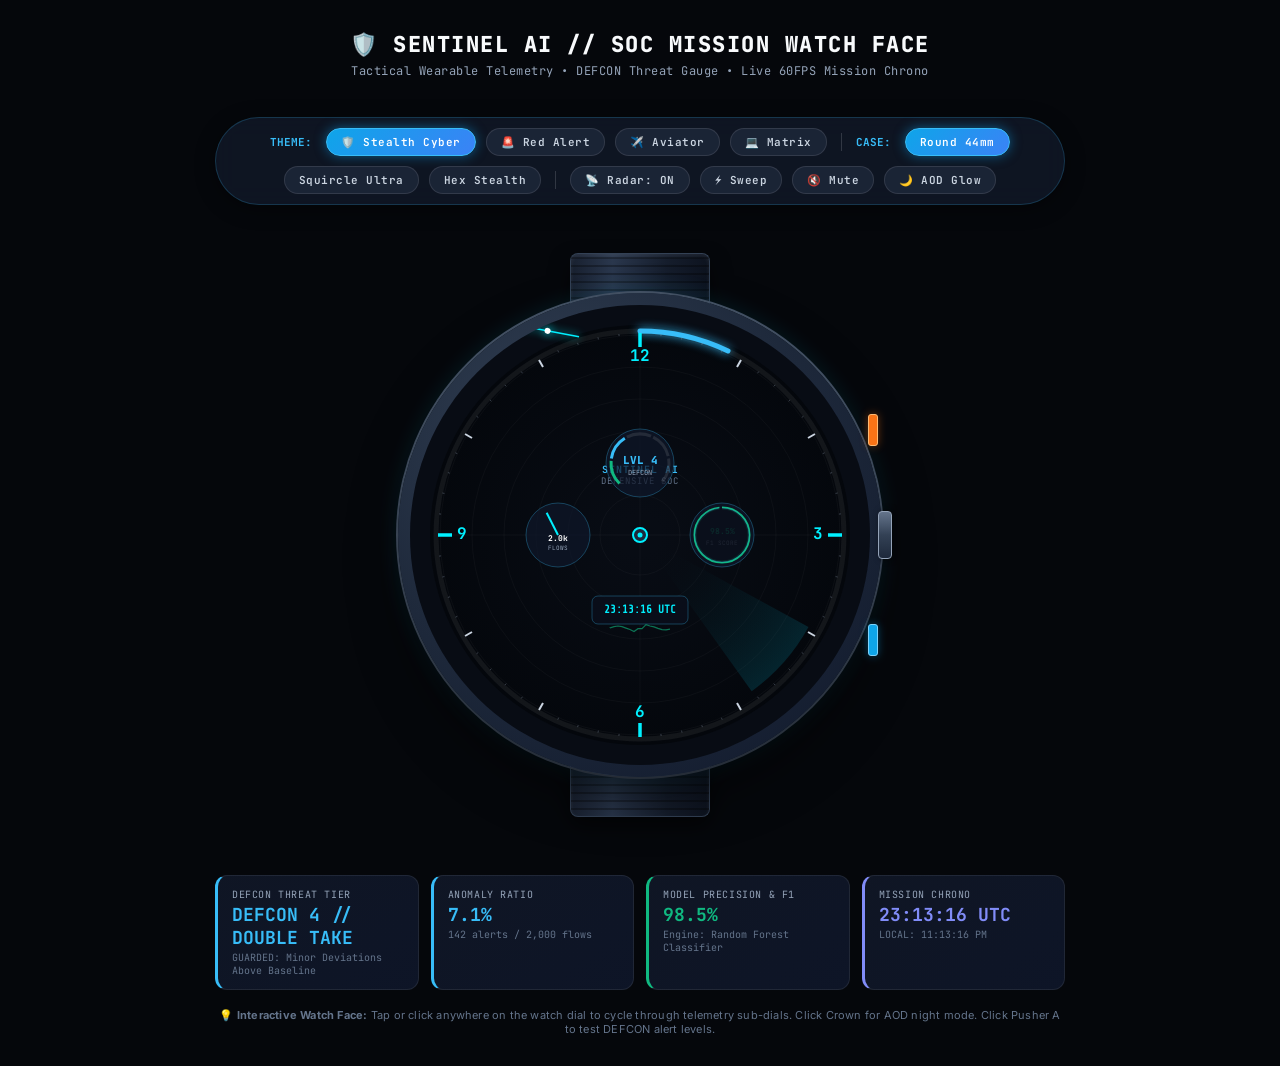
<file: watchface.html>
<!DOCTYPE html>
<html lang="en">
<head>
<meta charset="UTF-8">
<meta name="viewport" content="width=device-width, initial-scale=1.0">
<title>Sentinel AI — Tactical SOC Mission Watch Face (Standalone)</title>
<style>
    @import url('https://fonts.googleapis.com/css2?family=Share+Tech+Mono&family=JetBrains+Mono:wght@400;600;800&family=Inter:wght@400;600;700&display=swap');

    * {
        box-sizing: border-box;
        margin: 0;
        padding: 0;
        user-select: none;
    }

    body {
        background: #05070b;
        color: #e2e8f0;
        font-family: 'Inter', -apple-system, sans-serif;
        display: flex;
        flex-direction: column;
        align-items: center;
        justify-content: center;
        min-height: 100vh;
        padding: 30px 15px;
        overflow-x: hidden;
    }

    .header-banner {
        text-align: center;
        margin-bottom: 20px;
    }

    .header-title {
        font-family: 'JetBrains Mono', monospace;
        font-size: 22px;
        font-weight: 800;
        letter-spacing: 1.5px;
        color: #f8fafc;
        display: flex;
        align-items: center;
        justify-content: center;
        gap: 10px;
    }

    .header-subtitle {
        font-size: 12px;
        color: #94a3b8;
        margin-top: 4px;
        font-family: 'JetBrains Mono', monospace;
        letter-spacing: 0.5px;
    }

    .watch-wrapper {
        display: flex;
        flex-direction: column;
        align-items: center;
        gap: 18px;
        width: 100%;
        max-width: 850px;
    }

    /* Control Toolbar */
    .controls-toolbar {
        display: flex;
        flex-wrap: wrap;
        align-items: center;
        justify-content: center;
        gap: 10px;
        background: rgba(17, 24, 39, 0.85);
        border: 1px solid rgba(56, 189, 248, 0.2);
        padding: 10px 18px;
        border-radius: 9999px;
        backdrop-filter: blur(12px);
        box-shadow: 0 4px 20px rgba(0, 0, 0, 0.4);
    }

    .ctrl-btn {
        background: rgba(30, 41, 59, 0.8);
        border: 1px solid rgba(255, 255, 255, 0.1);
        color: #cbd5e1;
        padding: 6px 14px;
        border-radius: 9999px;
        font-size: 11px;
        font-weight: 600;
        letter-spacing: 0.5px;
        cursor: pointer;
        transition: all 0.2s ease;
        display: inline-flex;
        align-items: center;
        gap: 6px;
        font-family: 'JetBrains Mono', monospace;
    }

    .ctrl-btn:hover {
        background: rgba(56, 189, 248, 0.2);
        border-color: #38bdf8;
        color: #38bdf8;
        transform: translateY(-1px);
    }

    .ctrl-btn.active {
        background: linear-gradient(135deg, #0ea5e9, #3b82f6);
        border-color: #38bdf8;
        color: #ffffff;
        box-shadow: 0 0 12px rgba(14, 165, 233, 0.5);
    }

    /* Watch Container & Straps */
    .watch-stage {
        position: relative;
        display: flex;
        flex-direction: column;
        align-items: center;
        padding: 30px 20px;
    }

    /* Realistic Rubber / Titanium Watch Straps */
    .strap-top, .strap-bottom {
        width: 140px;
        height: 52px;
        background: linear-gradient(90deg, #18202f 0%, #2a374d 30%, #151d2c 70%, #0d131f 100%);
        border: 1px solid #334155;
        position: relative;
        box-shadow: inset 0 2px 4px rgba(255,255,255,0.08), 0 10px 20px rgba(0,0,0,0.5);
    }

    .strap-top {
        border-top-left-radius: 8px;
        border-top-right-radius: 8px;
        margin-bottom: -12px;
        z-index: 1;
        border-bottom: none;
    }

    .strap-top::before, .strap-bottom::before {
        content: '';
        position: absolute;
        top: 0; left: 0; right: 0; bottom: 0;
        background: repeating-linear-gradient(0deg, transparent, transparent 6px, rgba(0,0,0,0.3) 6px, rgba(0,0,0,0.3) 8px);
    }

    .strap-bottom {
        border-bottom-left-radius: 8px;
        border-bottom-right-radius: 8px;
        margin-top: -12px;
        z-index: 1;
        border-top: none;
    }

    /* Watch Case Shadow & Glass Frame */
    .watch-frame {
        position: relative;
        z-index: 2;
        border-radius: 50%;
        padding: 12px;
        background: radial-gradient(circle at 35% 30%, #334155 0%, #1e293b 50%, #0f172a 100%);
        box-shadow: 
            0 25px 60px -15px rgba(0, 0, 0, 0.8),
            0 0 0 2px #475569,
            0 0 25px rgba(6, 182, 212, 0.15);
        transition: all 0.3s ease;
    }

    .watch-frame.squircle {
        border-radius: 72px;
    }

    .watch-frame.hex {
        border-radius: 36px;
    }

    /* Watch Crown Buttons */
    .watch-crown {
        position: absolute;
        right: -10px;
        top: 50%;
        transform: translateY(-50%);
        width: 14px;
        height: 48px;
        background: linear-gradient(180deg, #64748b 0%, #334155 50%, #1e293b 100%);
        border: 1px solid #94a3b8;
        border-radius: 4px;
        box-shadow: 2px 0 6px rgba(0,0,0,0.6);
        cursor: pointer;
        z-index: 3;
    }

    .watch-crown:hover {
        filter: brightness(1.2);
    }

    .watch-pusher-top {
        position: absolute;
        right: 4px;
        top: 25%;
        width: 10px;
        height: 32px;
        background: #f97316;
        border: 1px solid #fdba74;
        border-radius: 3px;
        cursor: pointer;
        z-index: 3;
        box-shadow: 0 0 8px rgba(249, 115, 22, 0.4);
    }

    .watch-pusher-bottom {
        position: absolute;
        right: 4px;
        bottom: 25%;
        width: 10px;
        height: 32px;
        background: #0ea5e9;
        border: 1px solid #7dd3fc;
        border-radius: 3px;
        cursor: pointer;
        z-index: 3;
        box-shadow: 0 0 8px rgba(14, 165, 233, 0.4);
    }

    /* Canvas Element */
    #watchCanvas {
        display: block;
        border-radius: 50%;
        cursor: crosshair;
        background: #080c14;
        transition: border-radius 0.3s ease;
    }

    .squircle #watchCanvas {
        border-radius: 60px;
    }

    .hex #watchCanvas {
        border-radius: 28px;
    }

    /* Telemetry Tele-HUD Cards below watch */
    .telemetry-deck {
        display: grid;
        grid-template-columns: repeat(auto-fit, minmax(180px, 1fr));
        gap: 12px;
        width: 100%;
        margin-top: 10px;
    }

    .telemetry-pill {
        background: linear-gradient(145deg, rgba(17, 24, 39, 0.9), rgba(15, 23, 42, 0.9));
        border: 1px solid rgba(255, 255, 255, 0.08);
        border-radius: 12px;
        padding: 12px 14px;
        font-family: 'JetBrains Mono', monospace;
    }

    .tele-label {
        font-size: 10px;
        color: #94a3b8;
        text-transform: uppercase;
        letter-spacing: 0.6px;
    }

    .tele-val {
        font-size: 18px;
        font-weight: 700;
        color: #f8fafc;
        margin-top: 2px;
    }

    .tele-desc {
        font-size: 10px;
        color: #64748b;
        margin-top: 2px;
    }

    /* Legend / Hints */
    .watch-hint {
        font-size: 11px;
        color: #64748b;
        text-align: center;
        letter-spacing: 0.2px;
    }
</style>
</head>
<body>

<div class="watch-wrapper">
    <div class="header-banner">
        <h1 class="header-title">🛡️ SENTINEL AI // SOC MISSION WATCH FACE</h1>
        <p class="header-subtitle">Tactical Wearable Telemetry • DEFCON Threat Gauge • Live 60FPS Mission Chrono</p>
    </div>

    <!-- Interactive Controls Bar -->
    <div class="controls-toolbar">
        <span style="font-size: 11px; font-weight: 700; color: #38bdf8; font-family: 'JetBrains Mono'; margin-right: 4px;">THEME:</span>
        <button class="ctrl-btn active" onclick="setTheme('cyber', this)">🛡️ Stealth Cyber</button>
        <button class="ctrl-btn" onclick="setTheme('redalert', this)">🚨 Red Alert</button>
        <button class="ctrl-btn" onclick="setTheme('aviation', this)">✈️ Aviator</button>
        <button class="ctrl-btn" onclick="setTheme('matrix', this)">💻 Matrix</button>

        <span style="height: 18px; width: 1px; background: rgba(255,255,255,0.15); margin: 0 4px;"></span>

        <span style="font-size: 11px; font-weight: 700; color: #38bdf8; font-family: 'JetBrains Mono'; margin-right: 4px;">CASE:</span>
        <button class="ctrl-btn active" onclick="setCase('round', this)">Round 44mm</button>
        <button class="ctrl-btn" onclick="setCase('squircle', this)">Squircle Ultra</button>
        <button class="ctrl-btn" onclick="setCase('hex', this)">Hex Stealth</button>

        <span style="height: 18px; width: 1px; background: rgba(255,255,255,0.15); margin: 0 4px;"></span>

        <button class="ctrl-btn" id="btnRadar" onclick="toggleRadar()">📡 Radar: ON</button>
        <button class="ctrl-btn" id="btnMovement" onclick="toggleMovement()">⚡ Sweep</button>
        <button class="ctrl-btn" id="btnAudio" onclick="toggleAudio()">🔇 Mute</button>
        <button class="ctrl-btn" id="btnAOD" onclick="toggleAOD()">🌙 AOD Glow</button>
    </div>

    <!-- Watch Stage with Straps & Crowns -->
    <div class="watch-stage">
        <div class="strap-top"></div>
        <div class="watch-frame" id="watchFrame">
            <div class="watch-pusher-top" title="Pusher A: Quick DEFCON Cycle" onclick="cycleDefcon()"></div>
            <div class="watch-crown" title="Crown: Toggle AOD Ambient Mode" onclick="toggleAOD()"></div>
            <div class="watch-pusher-bottom" title="Pusher B: Radar Beam Toggle" onclick="toggleRadar()"></div>
            <canvas id="watchCanvas" width="460" height="460"></canvas>
        </div>
        <div class="strap-bottom"></div>
    </div>

    <!-- Live Telemetry Readout Cards -->
    <div class="telemetry-deck">
        <div class="telemetry-pill" style="border-left: 3px solid #38bdf8;">
            <div class="tele-label">DEFCON Threat Tier</div>
            <div class="tele-val" style="color: #38bdf8;" id="teleDefcon">DEFCON 4 // DOUBLE TAKE</div>
            <div class="tele-desc" id="teleDefconDesc">GUARDED: Minor Deviations Above Baseline</div>
        </div>
        <div class="telemetry-pill" style="border-left: 3px solid #38bdf8;">
            <div class="tele-label">Anomaly Ratio</div>
            <div class="tele-val" style="color: #38bdf8;" id="teleRate">7.1%</div>
            <div class="tele-desc">142 alerts / 2,000 flows</div>
        </div>
        <div class="telemetry-pill" style="border-left: 3px solid #10b981;">
            <div class="tele-label">Model Precision & F1</div>
            <div class="tele-val" style="color: #10b981;">98.5%</div>
            <div class="tele-desc">Engine: Random Forest Classifier</div>
        </div>
        <div class="telemetry-pill" style="border-left: 3px solid #818cf8;">
            <div class="tele-label">Mission Chrono</div>
            <div class="tele-val" id="teleUtcClock" style="color: #818cf8;">00:00:00 UTC</div>
            <div class="tele-desc" id="teleLocalClock">LOCAL: --:--:--</div>
        </div>
    </div>

    <div class="watch-hint">
        💡 <strong>Interactive Watch Face:</strong> Tap or click anywhere on the watch dial to cycle through telemetry sub-dials. Click Crown for AOD night mode. Click Pusher A to test DEFCON alert levels.
    </div>
</div>

<script>
// --- Telemetry Data Payload ---
const TELEMETRY = {
    totalFlows: 2000,
    anomaliesFlagged: 142,
    threatRate: 7.1,
    f1Score: 98.5,
    accuracy: 98.9,
    modelName: "Random Forest",
    threshold: 0.50,
    defconLevel: 4,
    defconTitle: "DEFCON 4 // DOUBLE TAKE",
    defconDesc: "GUARDED: Minor Deviations Above Baseline",
    defconColor: "#38bdf8"
};

// State Variables
let currentTheme = 'cyber';
let currentCase = 'round';
let radarActive = true;
let isSmoothSweep = true;
let audioEnabled = false;
let aodMode = false;
let radarAngle = 0;
let lastSecondPlayed = -1;
let subdialMode = 0;

// Audio Synthesizer (Zero-dependency Web Audio API)
let audioCtx = null;
function initAudio() {
    if (!audioCtx) {
        audioCtx = new (window.AudioContext || window.webkitAudioContext)();
    }
}

function playTickSound() {
    if (!audioEnabled) return;
    try {
        initAudio();
        const osc = audioCtx.createOscillator();
        const gain = audioCtx.createGain();
        osc.type = 'triangle';
        osc.frequency.setValueAtTime(1400, audioCtx.currentTime);
        osc.frequency.exponentialRampToValueAtTime(320, audioCtx.currentTime + 0.025);
        gain.gain.setValueAtTime(0.06, audioCtx.currentTime);
        gain.gain.exponentialRampToValueAtTime(0.001, audioCtx.currentTime + 0.025);
        osc.connect(gain);
        gain.connect(audioCtx.destination);
        osc.start();
        osc.stop(audioCtx.currentTime + 0.025);
    } catch (e) {}
}

function playSonarPing() {
    if (!audioEnabled) return;
    try {
        initAudio();
        const osc = audioCtx.createOscillator();
        const gain = audioCtx.createGain();
        osc.type = 'sine';
        osc.frequency.setValueAtTime(880, audioCtx.currentTime);
        osc.frequency.exponentialRampToValueAtTime(440, audioCtx.currentTime + 0.2);
        gain.gain.setValueAtTime(0.08, audioCtx.currentTime);
        gain.gain.exponentialRampToValueAtTime(0.001, audioCtx.currentTime + 0.2);
        osc.connect(gain);
        gain.connect(audioCtx.destination);
        osc.start();
        osc.stop(audioCtx.currentTime + 0.2);
    } catch (e) {}
}

// Color Themes
const THEMES = {
    cyber: {
        dialBg: '#080c14',
        dialGradOuter: '#04070c',
        accent: '#00f0ff',
        accentGlow: 'rgba(0, 240, 255, 0.4)',
        secondHand: '#00f0ff',
        hourHand: '#ffffff',
        minuteHand: '#e2e8f0',
        subdialBg: 'rgba(15, 23, 42, 0.7)',
        subdialBorder: 'rgba(56, 189, 248, 0.3)',
        indices: '#cbd5e1',
        bezelText: '#38bdf8',
        defconColor: '#38bdf8',
        radarColor: 'rgba(6, 182, 212, 0.2)'
    },
    redalert: {
        dialBg: '#120709',
        dialGradOuter: '#0a0304',
        accent: '#f43f5e',
        accentGlow: 'rgba(244, 63, 94, 0.5)',
        secondHand: '#fb7185',
        hourHand: '#ffffff',
        minuteHand: '#fecdd3',
        subdialBg: 'rgba(30, 10, 15, 0.8)',
        subdialBorder: 'rgba(244, 63, 94, 0.4)',
        indices: '#fecdd3',
        bezelText: '#f43f5e',
        defconColor: '#f43f5e',
        radarColor: 'rgba(244, 63, 94, 0.25)'
    },
    aviation: {
        dialBg: '#0f172a',
        dialGradOuter: '#090d16',
        accent: '#f59e0b',
        accentGlow: 'rgba(245, 158, 11, 0.4)',
        secondHand: '#f59e0b',
        hourHand: '#ffffff',
        minuteHand: '#ffffff',
        subdialBg: 'rgba(30, 41, 59, 0.7)',
        subdialBorder: 'rgba(245, 158, 11, 0.35)',
        indices: '#ffffff',
        bezelText: '#fbbf24',
        defconColor: '#f59e0b',
        radarColor: 'rgba(245, 158, 11, 0.2)'
    },
    matrix: {
        dialBg: '#040d06',
        dialGradOuter: '#020603',
        accent: '#22c55e',
        accentGlow: 'rgba(34, 197, 94, 0.5)',
        secondHand: '#4ade80',
        hourHand: '#bbf7d0',
        minuteHand: '#86efac',
        subdialBg: 'rgba(6, 30, 12, 0.75)',
        subdialBorder: 'rgba(34, 197, 94, 0.4)',
        indices: '#86efac',
        bezelText: '#4ade80',
        defconColor: '#22c55e',
        radarColor: 'rgba(34, 197, 94, 0.22)'
    }
};

// Setup High-DPI Canvas
const canvas = document.getElementById('watchCanvas');
const ctx = canvas.getContext('2d');
const dpr = window.devicePixelRatio || 1;
const LOGICAL_SIZE = 460;
canvas.width = LOGICAL_SIZE * dpr;
canvas.height = LOGICAL_SIZE * dpr;
canvas.style.width = LOGICAL_SIZE + 'px';
canvas.style.height = LOGICAL_SIZE + 'px';
ctx.scale(dpr, dpr);

const CENTER = LOGICAL_SIZE / 2;
const RADIUS = 210;

// Canvas Click to cycle sub-dials
canvas.addEventListener('click', (e) => {
    subdialMode = (subdialMode + 1) % 3;
    playSonarPing();
});

// Interactive Control Functions
function setTheme(themeName, btn) {
    currentTheme = themeName;
    document.querySelectorAll('.controls-toolbar button').forEach(b => {
        if (b.textContent.includes('Stealth') || b.textContent.includes('Red Alert') || b.textContent.includes('Aviator') || b.textContent.includes('Matrix')) {
            b.classList.remove('active');
        }
    });
    if (btn) btn.classList.add('active');
    playTickSound();
}

function setCase(caseStyle, btn) {
    currentCase = caseStyle;
    const frame = document.getElementById('watchFrame');
    frame.className = 'watch-frame ' + (caseStyle === 'round' ? '' : caseStyle);
    document.querySelectorAll('.controls-toolbar button').forEach(b => {
        if (b.textContent.includes('Round') || b.textContent.includes('Squircle') || b.textContent.includes('Hex')) {
            b.classList.remove('active');
        }
    });
    if (btn) btn.classList.add('active');
    playTickSound();
}

function toggleRadar() {
    radarActive = !radarActive;
    const btn = document.getElementById('btnRadar');
    btn.textContent = radarActive ? '📡 Radar: ON' : '📡 Radar: OFF';
    btn.classList.toggle('active', radarActive);
    playTickSound();
}

function toggleMovement() {
    isSmoothSweep = !isSmoothSweep;
    const btn = document.getElementById('btnMovement');
    btn.textContent = isSmoothSweep ? '⚡ Sweep' : '⏱️ Quartz';
    btn.classList.toggle('active', !isSmoothSweep);
    playTickSound();
}

function toggleAudio() {
    audioEnabled = !audioEnabled;
    const btn = document.getElementById('btnAudio');
    btn.textContent = audioEnabled ? '🔊 Sound: ON' : '🔇 Mute';
    btn.classList.toggle('active', audioEnabled);
    if (audioEnabled) playTickSound();
}

function toggleAOD() {
    aodMode = !aodMode;
    const btn = document.getElementById('btnAOD');
    btn.classList.toggle('active', aodMode);
    playTickSound();
}

function cycleDefcon() {
    TELEMETRY.defconLevel = (TELEMETRY.defconLevel % 5) + 1;
    const defconMap = {
        1: { title: "DEFCON 1 // COCKED PISTOL", desc: "MAXIMUM ALERT: Active Incursion", color: "#f43f5e" },
        2: { title: "DEFCON 2 // FAST PACE", desc: "SEVERE: Major Anomaly Spike", color: "#f97316" },
        3: { title: "DEFCON 3 // ROUND HOUSE", desc: "ELEVATED: Multi-vector Probing", color: "#f59e0b" },
        4: { title: "DEFCON 4 // DOUBLE TAKE", desc: "GUARDED: Minor Flow Deviations", color: "#38bdf8" },
        5: { title: "DEFCON 5 // FADE OUT", desc: "NORMAL: Baseline Operational State", color: "#10b981" }
    };
    const cur = defconMap[TELEMETRY.defconLevel];
    TELEMETRY.defconTitle = cur.title;
    TELEMETRY.defconDesc = cur.desc;
    TELEMETRY.defconColor = cur.color;
    document.getElementById('teleDefcon').textContent = cur.title;
    document.getElementById('teleDefcon').style.color = cur.color;
    document.getElementById('teleDefconDesc').textContent = cur.desc;
    playSonarPing();
}

// -------------------------------------------------------------
// MAIN DRAWING LOOP (60 FPS Canvas Rendering)
// -------------------------------------------------------------
function drawWatchFace() {
    ctx.clearRect(0, 0, LOGICAL_SIZE, LOGICAL_SIZE);

    const theme = THEMES[currentTheme];
    const now = new Date();
    const ms = now.getMilliseconds();
    const sec = now.getSeconds();
    const min = now.getMinutes();
    const hr = now.getHours();

    // Trigger audio tick once per second
    if (sec !== lastSecondPlayed) {
        lastSecondPlayed = sec;
        playTickSound();
    }

    // Update Digital Telemetry Readouts in DOM
    const utcHours = String(now.getUTCHours()).padStart(2, '0');
    const utcMins = String(now.getUTCMinutes()).padStart(2, '0');
    const utcSecs = String(now.getUTCSeconds()).padStart(2, '0');
    document.getElementById('teleUtcClock').textContent = `${utcHours}:${utcMins}:${utcSecs} UTC`;
    document.getElementById('teleLocalClock').textContent = 'LOCAL: ' + now.toLocaleTimeString();

    // Angles
    const secAngle = isSmoothSweep 
        ? ((sec + ms / 1000) * 6) * Math.PI / 180 
        : (sec * 6) * Math.PI / 180;
    const minAngle = ((min + sec / 60) * 6) * Math.PI / 180;
    const hrAngle = (((hr % 12) + min / 60) * 30) * Math.PI / 180;

    // 1. Dial Background
    ctx.save();
    ctx.beginPath();
    ctx.arc(CENTER, CENTER, RADIUS, 0, Math.PI * 2);
    const bgGrad = ctx.createRadialGradient(CENTER, CENTER, 20, CENTER, CENTER, RADIUS);
    bgGrad.addColorStop(0, aodMode ? '#000000' : theme.dialBg);
    bgGrad.addColorStop(1, aodMode ? '#000000' : theme.dialGradOuter);
    ctx.fillStyle = bgGrad;
    ctx.fill();

    // Carbon-fiber / Radar grid pattern (only in normal mode)
    if (!aodMode) {
        ctx.strokeStyle = 'rgba(255, 255, 255, 0.03)';
        ctx.lineWidth = 1;
        for (let r = 40; r < RADIUS; r += 32) {
            ctx.beginPath();
            ctx.arc(CENTER, CENTER, r, 0, Math.PI * 2);
            ctx.stroke();
        }
        // Crosshair lines
        ctx.beginPath();
        ctx.moveTo(CENTER, CENTER - RADIUS + 15);
        ctx.lineTo(CENTER, CENTER + RADIUS - 15);
        ctx.moveTo(CENTER - RADIUS + 15, CENTER);
        ctx.lineTo(CENTER + RADIUS - 15, CENTER);
        ctx.stroke();
    }
    ctx.restore();

    // 2. Rotating Radar Sweep (optional, disabled in AOD)
    if (radarActive && !aodMode) {
        radarAngle += 0.025;
        ctx.save();
        ctx.beginPath();
        ctx.moveTo(CENTER, CENTER);
        ctx.arc(CENTER, CENTER, RADIUS - 18, radarAngle - 0.45, radarAngle);
        ctx.closePath();
        const radarGrad = ctx.createRadialGradient(CENTER, CENTER, 10, CENTER, CENTER, RADIUS);
        radarGrad.addColorStop(0, 'rgba(0,0,0,0)');
        radarGrad.addColorStop(1, theme.radarColor);
        ctx.fillStyle = radarGrad;
        ctx.fill();
        ctx.restore();
    }

    // 3. Outer Anomaly Ring (Threat Percentage Arc)
    ctx.save();
    ctx.lineWidth = 5;
    ctx.lineCap = 'round';
    ctx.beginPath();
    ctx.arc(CENTER, CENTER, RADIUS - 6, -Math.PI / 2, Math.PI * 1.5);
    ctx.strokeStyle = 'rgba(255, 255, 255, 0.06)';
    ctx.stroke();

    const threatFrac = Math.min(TELEMETRY.threatRate / 100, 1.0);
    const endThreatAngle = -Math.PI / 2 + (threatFrac * Math.PI * 2);
    ctx.beginPath();
    ctx.arc(CENTER, CENTER, RADIUS - 6, -Math.PI / 2, endThreatAngle);
    ctx.strokeStyle = TELEMETRY.defconColor;
    ctx.shadowColor = TELEMETRY.defconColor;
    ctx.shadowBlur = 10;
    ctx.stroke();
    ctx.restore();

    // 4. Dial Graduations / Hour & Minute Hashes
    ctx.save();
    for (let i = 0; i < 60; i++) {
        const angle = (i * 6) * Math.PI / 180;
        const isHour = i % 5 === 0;
        const isQuarter = i % 15 === 0;

        const innerR = isQuarter ? RADIUS - 22 : (isHour ? RADIUS - 16 : RADIUS - 10);
        const outerR = RADIUS - 8;

        const x1 = CENTER + innerR * Math.sin(angle);
        const y1 = CENTER - innerR * Math.cos(angle);
        const x2 = CENTER + outerR * Math.sin(angle);
        const y2 = CENTER - outerR * Math.cos(angle);

        ctx.beginPath();
        ctx.moveTo(x1, y1);
        ctx.lineTo(x2, y2);
        ctx.strokeStyle = isQuarter ? theme.accent : (isHour ? theme.indices : 'rgba(148, 163, 184, 0.35)');
        ctx.lineWidth = isQuarter ? 3.5 : (isHour ? 2 : 1);
        ctx.stroke();
    }
    ctx.restore();

    // 5. Hour Numerals (12, 3, 6, 9)
    ctx.save();
    ctx.font = '700 16px "JetBrains Mono", monospace';
    ctx.fillStyle = theme.accent;
    ctx.textAlign = 'center';
    ctx.textBaseline = 'middle';
    ctx.fillText('12', CENTER, CENTER - RADIUS + 32);
    ctx.fillText('3', CENTER + RADIUS - 32, CENTER);
    ctx.fillText('6', CENTER, CENTER + RADIUS - 32);
    ctx.fillText('9', CENTER - RADIUS + 32, CENTER);

    if (!aodMode) {
        ctx.font = '600 10px "JetBrains Mono", monospace';
        ctx.fillStyle = theme.bezelText;
        ctx.letterSpacing = '1px';
        ctx.fillText('SENTINEL AI', CENTER, CENTER - 65);
        ctx.font = '9px "JetBrains Mono", monospace';
        ctx.fillStyle = '#64748b';
        ctx.fillText('DEFENSIVE SOC', CENTER, CENTER - 53);
    }
    ctx.restore();

    // 6. Sub-dials
    if (!aodMode) {
        drawSubdials(theme, now);
    }

    // 7. Analog Clock Hands
    drawHands(theme, hrAngle, minAngle, secAngle);

    // 8. Central Cap & Pivot Jewel
    ctx.save();
    ctx.beginPath();
    ctx.arc(CENTER, CENTER, 7, 0, Math.PI * 2);
    ctx.fillStyle = '#1e293b';
    ctx.fill();
    ctx.strokeStyle = theme.accent;
    ctx.lineWidth = 2;
    ctx.stroke();

    ctx.beginPath();
    ctx.arc(CENTER, CENTER, 2.5, 0, Math.PI * 2);
    ctx.fillStyle = theme.secondHand;
    ctx.fill();
    ctx.restore();

    requestAnimationFrame(drawWatchFace);
}

// Sub-dial Complications
function drawSubdials(theme, now) {
    drawDefconSubdial(CENTER, CENTER - 72, 34, theme);
    drawTrafficSubdial(CENTER - 82, CENTER, 32, theme);
    drawAccuracySubdial(CENTER + 82, CENTER, 32, theme);
    drawChronoSubdial(CENTER, CENTER + 75, 42, theme, now);
}

function drawDefconSubdial(x, y, r, theme) {
    ctx.save();
    ctx.beginPath();
    ctx.arc(x, y, r, 0, Math.PI * 2);
    ctx.fillStyle = theme.subdialBg;
    ctx.fill();
    ctx.strokeStyle = theme.subdialBorder;
    ctx.lineWidth = 1;
    ctx.stroke();

    const arcColors = ['#10b981', '#38bdf8', '#f59e0b', '#f97316', '#f43f5e'];
    for (let i = 0; i < 5; i++) {
        const start = Math.PI * 0.75 + (i * (Math.PI * 1.5 / 5));
        const end = start + (Math.PI * 1.5 / 5) - 0.08;
        ctx.beginPath();
        ctx.arc(x, y, r - 5, start, end);
        ctx.strokeStyle = (5 - i) >= TELEMETRY.defconLevel ? arcColors[i] : 'rgba(255,255,255,0.1)';
        ctx.lineWidth = 3;
        ctx.stroke();
    }

    ctx.font = '800 11px "JetBrains Mono", monospace';
    ctx.fillStyle = TELEMETRY.defconColor;
    ctx.textAlign = 'center';
    ctx.textBaseline = 'middle';
    ctx.fillText('LVL ' + TELEMETRY.defconLevel, x, y - 2);

    ctx.font = '7px "JetBrains Mono", monospace';
    ctx.fillStyle = '#94a3b8';
    ctx.fillText('DEFCON', x, y + 10);
    ctx.restore();
}

function drawTrafficSubdial(x, y, r, theme) {
    ctx.save();
    ctx.beginPath();
    ctx.arc(x, y, r, 0, Math.PI * 2);
    ctx.fillStyle = theme.subdialBg;
    ctx.fill();
    ctx.strokeStyle = theme.subdialBorder;
    ctx.lineWidth = 1;
    ctx.stroke();

    const flowRatio = Math.min(TELEMETRY.totalFlows / 5000, 1.0);
    const needleAngle = Math.PI * 0.75 + (flowRatio * Math.PI * 1.5);

    ctx.beginPath();
    ctx.moveTo(x, y);
    ctx.lineTo(x + (r - 7) * Math.cos(needleAngle), y + (r - 7) * Math.sin(needleAngle));
    ctx.strokeStyle = theme.accent;
    ctx.lineWidth = 2;
    ctx.stroke();

    ctx.font = '700 8px "JetBrains Mono", monospace';
    ctx.fillStyle = '#ffffff';
    ctx.textAlign = 'center';
    ctx.fillText((TELEMETRY.totalFlows / 1000).toFixed(1) + 'k', x, y + 6);

    ctx.font = '6px "JetBrains Mono", monospace';
    ctx.fillStyle = '#94a3b8';
    ctx.fillText('FLOWS', x, y + 15);
    ctx.restore();
}

function drawAccuracySubdial(x, y, r, theme) {
    ctx.save();
    ctx.beginPath();
    ctx.arc(x, y, r, 0, Math.PI * 2);
    ctx.fillStyle = theme.subdialBg;
    ctx.fill();
    ctx.strokeStyle = theme.subdialBorder;
    ctx.lineWidth = 1;
    ctx.stroke();

    const f1Ratio = TELEMETRY.f1Score / 100;
    ctx.beginPath();
    ctx.arc(x, y, r - 5, -Math.PI / 2, -Math.PI / 2 + (f1Ratio * Math.PI * 2));
    ctx.strokeStyle = '#10b981';
    ctx.lineWidth = 3;
    ctx.stroke();

    ctx.font = '700 8px "JetBrains Mono", monospace';
    ctx.fillStyle = '#10b981';
    ctx.textAlign = 'center';
    ctx.fillText(TELEMETRY.f1Score + '%', x, y - 1);

    ctx.font = '6px "JetBrains Mono", monospace';
    ctx.fillStyle = '#94a3b8';
    ctx.fillText('F1 SCORE', x, y + 10);
    ctx.restore();
}

function drawChronoSubdial(x, y, r, theme, now) {
    ctx.save();
    ctx.fillStyle = 'rgba(10, 15, 26, 0.85)';
    ctx.roundRect(x - 48, y - 14, 96, 28, 6);
    ctx.fill();
    ctx.strokeStyle = 'rgba(56, 189, 248, 0.3)';
    ctx.lineWidth = 1;
    ctx.stroke();

    const utcHours = String(now.getUTCHours()).padStart(2, '0');
    const utcMins = String(now.getUTCMinutes()).padStart(2, '0');
    const utcSecs = String(now.getUTCSeconds()).padStart(2, '0');

    ctx.font = '700 11px "Share Tech Mono", "JetBrains Mono", monospace';
    ctx.fillStyle = theme.accent;
    ctx.textAlign = 'center';
    ctx.textBaseline = 'middle';
    ctx.fillText(`${utcHours}:${utcMins}:${utcSecs} UTC`, x, y);

    const t = performance.now() * 0.005;
    ctx.beginPath();
    ctx.moveTo(x - 30, y + 18);
    for (let px = -30; px <= 30; px += 4) {
        let py = Math.sin(t + px * 0.2) * 2;
        if (Math.abs(px) < 10) py += (Math.random() - 0.5) * 5;
        ctx.lineTo(x + px, y + 18 + py);
    }
    ctx.strokeStyle = 'rgba(16, 185, 129, 0.6)';
    ctx.lineWidth = 1.2;
    ctx.stroke();
    ctx.restore();
}

function drawHands(theme, hrAngle, minAngle, secAngle) {
    // Hour Hand
    ctx.save();
    ctx.rotate(hrAngle);
    ctx.shadowColor = 'rgba(0,0,0,0.6)';
    ctx.shadowBlur = 8;
    ctx.shadowOffsetY = 4;

    ctx.beginPath();
    ctx.moveTo(-5, 16);
    ctx.lineTo(-4, -90);
    ctx.lineTo(0, -104);
    ctx.lineTo(4, -90);
    ctx.lineTo(5, 16);
    ctx.closePath();
    ctx.fillStyle = theme.hourHand;
    ctx.fill();

    ctx.beginPath();
    ctx.moveTo(-2, 5);
    ctx.lineTo(-2, -82);
    ctx.lineTo(0, -88);
    ctx.lineTo(2, -82);
    ctx.lineTo(2, 5);
    ctx.closePath();
    ctx.fillStyle = theme.accent;
    ctx.fill();
    ctx.restore();

    // Minute Hand
    ctx.save();
    ctx.rotate(minAngle);
    ctx.shadowColor = 'rgba(0,0,0,0.6)';
    ctx.shadowBlur = 8;
    ctx.shadowOffsetY = 4;

    ctx.beginPath();
    ctx.moveTo(-4, 20);
    ctx.lineTo(-3, -140);
    ctx.lineTo(0, -156);
    ctx.lineTo(3, -140);
    ctx.lineTo(4, 20);
    ctx.closePath();
    ctx.fillStyle = theme.minuteHand;
    ctx.fill();

    ctx.beginPath();
    ctx.moveTo(-1.5, 6);
    ctx.lineTo(-1.5, -132);
    ctx.lineTo(0, -140);
    ctx.lineTo(1.5, -132);
    ctx.lineTo(1.5, 6);
    ctx.closePath();
    ctx.fillStyle = theme.accent;
    ctx.fill();
    ctx.restore();

    // Second Hand
    if (!aodMode) {
        ctx.save();
        ctx.rotate(secAngle);
        ctx.shadowColor = theme.secondHand;
        ctx.shadowBlur = 8;

        ctx.beginPath();
        ctx.moveTo(0, 32);
        ctx.lineTo(0, -172);
        ctx.strokeStyle = theme.secondHand;
        ctx.lineWidth = 1.5;
        ctx.stroke();

        ctx.beginPath();
        ctx.arc(0, 18, 4.5, 0, Math.PI * 2);
        ctx.fillStyle = theme.secondHand;
        ctx.fill();

        ctx.beginPath();
        ctx.arc(0, -140, 3, 0, Math.PI * 2);
        ctx.fillStyle = '#ffffff';
        ctx.fill();
        ctx.restore();
    }
}

// Start animation
requestAnimationFrame(drawWatchFace);
</script>
</body>
</html>
</file>
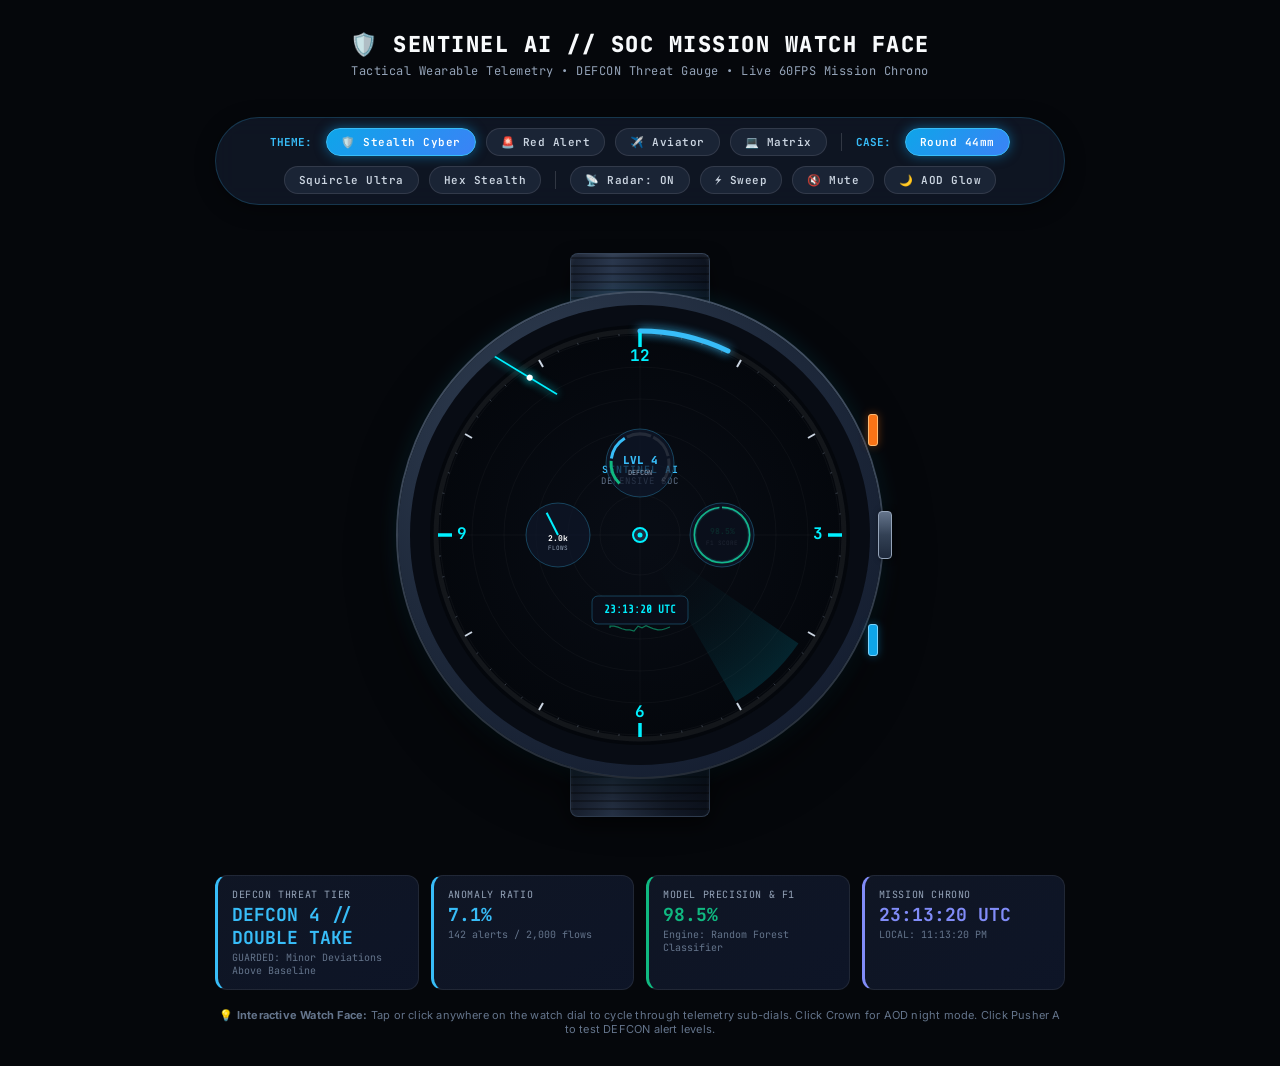
<file: Network_Anomaly_Detection/watchface.html>
<!DOCTYPE html>
<html lang="en">
<head>
<meta charset="UTF-8">
<meta name="viewport" content="width=device-width, initial-scale=1.0">
<title>Sentinel AI — Tactical SOC Mission Watch Face (Standalone)</title>
<style>
    @import url('https://fonts.googleapis.com/css2?family=Share+Tech+Mono&family=JetBrains+Mono:wght@400;600;800&family=Inter:wght@400;600;700&display=swap');

    * {
        box-sizing: border-box;
        margin: 0;
        padding: 0;
        user-select: none;
    }

    body {
        background: #05070b;
        color: #e2e8f0;
        font-family: 'Inter', -apple-system, sans-serif;
        display: flex;
        flex-direction: column;
        align-items: center;
        justify-content: center;
        min-height: 100vh;
        padding: 30px 15px;
        overflow-x: hidden;
    }

    .header-banner {
        text-align: center;
        margin-bottom: 20px;
    }

    .header-title {
        font-family: 'JetBrains Mono', monospace;
        font-size: 22px;
        font-weight: 800;
        letter-spacing: 1.5px;
        color: #f8fafc;
        display: flex;
        align-items: center;
        justify-content: center;
        gap: 10px;
    }

    .header-subtitle {
        font-size: 12px;
        color: #94a3b8;
        margin-top: 4px;
        font-family: 'JetBrains Mono', monospace;
        letter-spacing: 0.5px;
    }

    .watch-wrapper {
        display: flex;
        flex-direction: column;
        align-items: center;
        gap: 18px;
        width: 100%;
        max-width: 850px;
    }

    /* Control Toolbar */
    .controls-toolbar {
        display: flex;
        flex-wrap: wrap;
        align-items: center;
        justify-content: center;
        gap: 10px;
        background: rgba(17, 24, 39, 0.85);
        border: 1px solid rgba(56, 189, 248, 0.2);
        padding: 10px 18px;
        border-radius: 9999px;
        backdrop-filter: blur(12px);
        box-shadow: 0 4px 20px rgba(0, 0, 0, 0.4);
    }

    .ctrl-btn {
        background: rgba(30, 41, 59, 0.8);
        border: 1px solid rgba(255, 255, 255, 0.1);
        color: #cbd5e1;
        padding: 6px 14px;
        border-radius: 9999px;
        font-size: 11px;
        font-weight: 600;
        letter-spacing: 0.5px;
        cursor: pointer;
        transition: all 0.2s ease;
        display: inline-flex;
        align-items: center;
        gap: 6px;
        font-family: 'JetBrains Mono', monospace;
    }

    .ctrl-btn:hover {
        background: rgba(56, 189, 248, 0.2);
        border-color: #38bdf8;
        color: #38bdf8;
        transform: translateY(-1px);
    }

    .ctrl-btn.active {
        background: linear-gradient(135deg, #0ea5e9, #3b82f6);
        border-color: #38bdf8;
        color: #ffffff;
        box-shadow: 0 0 12px rgba(14, 165, 233, 0.5);
    }

    /* Watch Container & Straps */
    .watch-stage {
        position: relative;
        display: flex;
        flex-direction: column;
        align-items: center;
        padding: 30px 20px;
    }

    /* Realistic Rubber / Titanium Watch Straps */
    .strap-top, .strap-bottom {
        width: 140px;
        height: 52px;
        background: linear-gradient(90deg, #18202f 0%, #2a374d 30%, #151d2c 70%, #0d131f 100%);
        border: 1px solid #334155;
        position: relative;
        box-shadow: inset 0 2px 4px rgba(255,255,255,0.08), 0 10px 20px rgba(0,0,0,0.5);
    }

    .strap-top {
        border-top-left-radius: 8px;
        border-top-right-radius: 8px;
        margin-bottom: -12px;
        z-index: 1;
        border-bottom: none;
    }

    .strap-top::before, .strap-bottom::before {
        content: '';
        position: absolute;
        top: 0; left: 0; right: 0; bottom: 0;
        background: repeating-linear-gradient(0deg, transparent, transparent 6px, rgba(0,0,0,0.3) 6px, rgba(0,0,0,0.3) 8px);
    }

    .strap-bottom {
        border-bottom-left-radius: 8px;
        border-bottom-right-radius: 8px;
        margin-top: -12px;
        z-index: 1;
        border-top: none;
    }

    /* Watch Case Shadow & Glass Frame */
    .watch-frame {
        position: relative;
        z-index: 2;
        border-radius: 50%;
        padding: 12px;
        background: radial-gradient(circle at 35% 30%, #334155 0%, #1e293b 50%, #0f172a 100%);
        box-shadow: 
            0 25px 60px -15px rgba(0, 0, 0, 0.8),
            0 0 0 2px #475569,
            0 0 25px rgba(6, 182, 212, 0.15);
        transition: all 0.3s ease;
    }

    .watch-frame.squircle {
        border-radius: 72px;
    }

    .watch-frame.hex {
        border-radius: 36px;
    }

    /* Watch Crown Buttons */
    .watch-crown {
        position: absolute;
        right: -10px;
        top: 50%;
        transform: translateY(-50%);
        width: 14px;
        height: 48px;
        background: linear-gradient(180deg, #64748b 0%, #334155 50%, #1e293b 100%);
        border: 1px solid #94a3b8;
        border-radius: 4px;
        box-shadow: 2px 0 6px rgba(0,0,0,0.6);
        cursor: pointer;
        z-index: 3;
    }

    .watch-crown:hover {
        filter: brightness(1.2);
    }

    .watch-pusher-top {
        position: absolute;
        right: 4px;
        top: 25%;
        width: 10px;
        height: 32px;
        background: #f97316;
        border: 1px solid #fdba74;
        border-radius: 3px;
        cursor: pointer;
        z-index: 3;
        box-shadow: 0 0 8px rgba(249, 115, 22, 0.4);
    }

    .watch-pusher-bottom {
        position: absolute;
        right: 4px;
        bottom: 25%;
        width: 10px;
        height: 32px;
        background: #0ea5e9;
        border: 1px solid #7dd3fc;
        border-radius: 3px;
        cursor: pointer;
        z-index: 3;
        box-shadow: 0 0 8px rgba(14, 165, 233, 0.4);
    }

    /* Canvas Element */
    #watchCanvas {
        display: block;
        border-radius: 50%;
        cursor: crosshair;
        background: #080c14;
        transition: border-radius 0.3s ease;
    }

    .squircle #watchCanvas {
        border-radius: 60px;
    }

    .hex #watchCanvas {
        border-radius: 28px;
    }

    /* Telemetry Tele-HUD Cards below watch */
    .telemetry-deck {
        display: grid;
        grid-template-columns: repeat(auto-fit, minmax(180px, 1fr));
        gap: 12px;
        width: 100%;
        margin-top: 10px;
    }

    .telemetry-pill {
        background: linear-gradient(145deg, rgba(17, 24, 39, 0.9), rgba(15, 23, 42, 0.9));
        border: 1px solid rgba(255, 255, 255, 0.08);
        border-radius: 12px;
        padding: 12px 14px;
        font-family: 'JetBrains Mono', monospace;
    }

    .tele-label {
        font-size: 10px;
        color: #94a3b8;
        text-transform: uppercase;
        letter-spacing: 0.6px;
    }

    .tele-val {
        font-size: 18px;
        font-weight: 700;
        color: #f8fafc;
        margin-top: 2px;
    }

    .tele-desc {
        font-size: 10px;
        color: #64748b;
        margin-top: 2px;
    }

    /* Legend / Hints */
    .watch-hint {
        font-size: 11px;
        color: #64748b;
        text-align: center;
        letter-spacing: 0.2px;
    }
</style>
</head>
<body>

<div class="watch-wrapper">
    <div class="header-banner">
        <h1 class="header-title">🛡️ SENTINEL AI // SOC MISSION WATCH FACE</h1>
        <p class="header-subtitle">Tactical Wearable Telemetry • DEFCON Threat Gauge • Live 60FPS Mission Chrono</p>
    </div>

    <!-- Interactive Controls Bar -->
    <div class="controls-toolbar">
        <span style="font-size: 11px; font-weight: 700; color: #38bdf8; font-family: 'JetBrains Mono'; margin-right: 4px;">THEME:</span>
        <button class="ctrl-btn active" onclick="setTheme('cyber', this)">🛡️ Stealth Cyber</button>
        <button class="ctrl-btn" onclick="setTheme('redalert', this)">🚨 Red Alert</button>
        <button class="ctrl-btn" onclick="setTheme('aviation', this)">✈️ Aviator</button>
        <button class="ctrl-btn" onclick="setTheme('matrix', this)">💻 Matrix</button>

        <span style="height: 18px; width: 1px; background: rgba(255,255,255,0.15); margin: 0 4px;"></span>

        <span style="font-size: 11px; font-weight: 700; color: #38bdf8; font-family: 'JetBrains Mono'; margin-right: 4px;">CASE:</span>
        <button class="ctrl-btn active" onclick="setCase('round', this)">Round 44mm</button>
        <button class="ctrl-btn" onclick="setCase('squircle', this)">Squircle Ultra</button>
        <button class="ctrl-btn" onclick="setCase('hex', this)">Hex Stealth</button>

        <span style="height: 18px; width: 1px; background: rgba(255,255,255,0.15); margin: 0 4px;"></span>

        <button class="ctrl-btn" id="btnRadar" onclick="toggleRadar()">📡 Radar: ON</button>
        <button class="ctrl-btn" id="btnMovement" onclick="toggleMovement()">⚡ Sweep</button>
        <button class="ctrl-btn" id="btnAudio" onclick="toggleAudio()">🔇 Mute</button>
        <button class="ctrl-btn" id="btnAOD" onclick="toggleAOD()">🌙 AOD Glow</button>
    </div>

    <!-- Watch Stage with Straps & Crowns -->
    <div class="watch-stage">
        <div class="strap-top"></div>
        <div class="watch-frame" id="watchFrame">
            <div class="watch-pusher-top" title="Pusher A: Quick DEFCON Cycle" onclick="cycleDefcon()"></div>
            <div class="watch-crown" title="Crown: Toggle AOD Ambient Mode" onclick="toggleAOD()"></div>
            <div class="watch-pusher-bottom" title="Pusher B: Radar Beam Toggle" onclick="toggleRadar()"></div>
            <canvas id="watchCanvas" width="460" height="460"></canvas>
        </div>
        <div class="strap-bottom"></div>
    </div>

    <!-- Live Telemetry Readout Cards -->
    <div class="telemetry-deck">
        <div class="telemetry-pill" style="border-left: 3px solid #38bdf8;">
            <div class="tele-label">DEFCON Threat Tier</div>
            <div class="tele-val" style="color: #38bdf8;" id="teleDefcon">DEFCON 4 // DOUBLE TAKE</div>
            <div class="tele-desc" id="teleDefconDesc">GUARDED: Minor Deviations Above Baseline</div>
        </div>
        <div class="telemetry-pill" style="border-left: 3px solid #38bdf8;">
            <div class="tele-label">Anomaly Ratio</div>
            <div class="tele-val" style="color: #38bdf8;" id="teleRate">7.1%</div>
            <div class="tele-desc">142 alerts / 2,000 flows</div>
        </div>
        <div class="telemetry-pill" style="border-left: 3px solid #10b981;">
            <div class="tele-label">Model Precision & F1</div>
            <div class="tele-val" style="color: #10b981;">98.5%</div>
            <div class="tele-desc">Engine: Random Forest Classifier</div>
        </div>
        <div class="telemetry-pill" style="border-left: 3px solid #818cf8;">
            <div class="tele-label">Mission Chrono</div>
            <div class="tele-val" id="teleUtcClock" style="color: #818cf8;">00:00:00 UTC</div>
            <div class="tele-desc" id="teleLocalClock">LOCAL: --:--:--</div>
        </div>
    </div>

    <div class="watch-hint">
        💡 <strong>Interactive Watch Face:</strong> Tap or click anywhere on the watch dial to cycle through telemetry sub-dials. Click Crown for AOD night mode. Click Pusher A to test DEFCON alert levels.
    </div>
</div>

<script>
// --- Telemetry Data Payload ---
const TELEMETRY = {
    totalFlows: 2000,
    anomaliesFlagged: 142,
    threatRate: 7.1,
    f1Score: 98.5,
    accuracy: 98.9,
    modelName: "Random Forest",
    threshold: 0.50,
    defconLevel: 4,
    defconTitle: "DEFCON 4 // DOUBLE TAKE",
    defconDesc: "GUARDED: Minor Deviations Above Baseline",
    defconColor: "#38bdf8"
};

// State Variables
let currentTheme = 'cyber';
let currentCase = 'round';
let radarActive = true;
let isSmoothSweep = true;
let audioEnabled = false;
let aodMode = false;
let radarAngle = 0;
let lastSecondPlayed = -1;
let subdialMode = 0;

// Audio Synthesizer (Zero-dependency Web Audio API)
let audioCtx = null;
function initAudio() {
    if (!audioCtx) {
        audioCtx = new (window.AudioContext || window.webkitAudioContext)();
    }
}

function playTickSound() {
    if (!audioEnabled) return;
    try {
        initAudio();
        const osc = audioCtx.createOscillator();
        const gain = audioCtx.createGain();
        osc.type = 'triangle';
        osc.frequency.setValueAtTime(1400, audioCtx.currentTime);
        osc.frequency.exponentialRampToValueAtTime(320, audioCtx.currentTime + 0.025);
        gain.gain.setValueAtTime(0.06, audioCtx.currentTime);
        gain.gain.exponentialRampToValueAtTime(0.001, audioCtx.currentTime + 0.025);
        osc.connect(gain);
        gain.connect(audioCtx.destination);
        osc.start();
        osc.stop(audioCtx.currentTime + 0.025);
    } catch (e) {}
}

function playSonarPing() {
    if (!audioEnabled) return;
    try {
        initAudio();
        const osc = audioCtx.createOscillator();
        const gain = audioCtx.createGain();
        osc.type = 'sine';
        osc.frequency.setValueAtTime(880, audioCtx.currentTime);
        osc.frequency.exponentialRampToValueAtTime(440, audioCtx.currentTime + 0.2);
        gain.gain.setValueAtTime(0.08, audioCtx.currentTime);
        gain.gain.exponentialRampToValueAtTime(0.001, audioCtx.currentTime + 0.2);
        osc.connect(gain);
        gain.connect(audioCtx.destination);
        osc.start();
        osc.stop(audioCtx.currentTime + 0.2);
    } catch (e) {}
}

// Color Themes
const THEMES = {
    cyber: {
        dialBg: '#080c14',
        dialGradOuter: '#04070c',
        accent: '#00f0ff',
        accentGlow: 'rgba(0, 240, 255, 0.4)',
        secondHand: '#00f0ff',
        hourHand: '#ffffff',
        minuteHand: '#e2e8f0',
        subdialBg: 'rgba(15, 23, 42, 0.7)',
        subdialBorder: 'rgba(56, 189, 248, 0.3)',
        indices: '#cbd5e1',
        bezelText: '#38bdf8',
        defconColor: '#38bdf8',
        radarColor: 'rgba(6, 182, 212, 0.2)'
    },
    redalert: {
        dialBg: '#120709',
        dialGradOuter: '#0a0304',
        accent: '#f43f5e',
        accentGlow: 'rgba(244, 63, 94, 0.5)',
        secondHand: '#fb7185',
        hourHand: '#ffffff',
        minuteHand: '#fecdd3',
        subdialBg: 'rgba(30, 10, 15, 0.8)',
        subdialBorder: 'rgba(244, 63, 94, 0.4)',
        indices: '#fecdd3',
        bezelText: '#f43f5e',
        defconColor: '#f43f5e',
        radarColor: 'rgba(244, 63, 94, 0.25)'
    },
    aviation: {
        dialBg: '#0f172a',
        dialGradOuter: '#090d16',
        accent: '#f59e0b',
        accentGlow: 'rgba(245, 158, 11, 0.4)',
        secondHand: '#f59e0b',
        hourHand: '#ffffff',
        minuteHand: '#ffffff',
        subdialBg: 'rgba(30, 41, 59, 0.7)',
        subdialBorder: 'rgba(245, 158, 11, 0.35)',
        indices: '#ffffff',
        bezelText: '#fbbf24',
        defconColor: '#f59e0b',
        radarColor: 'rgba(245, 158, 11, 0.2)'
    },
    matrix: {
        dialBg: '#040d06',
        dialGradOuter: '#020603',
        accent: '#22c55e',
        accentGlow: 'rgba(34, 197, 94, 0.5)',
        secondHand: '#4ade80',
        hourHand: '#bbf7d0',
        minuteHand: '#86efac',
        subdialBg: 'rgba(6, 30, 12, 0.75)',
        subdialBorder: 'rgba(34, 197, 94, 0.4)',
        indices: '#86efac',
        bezelText: '#4ade80',
        defconColor: '#22c55e',
        radarColor: 'rgba(34, 197, 94, 0.22)'
    }
};

// Setup High-DPI Canvas
const canvas = document.getElementById('watchCanvas');
const ctx = canvas.getContext('2d');
const dpr = window.devicePixelRatio || 1;
const LOGICAL_SIZE = 460;
canvas.width = LOGICAL_SIZE * dpr;
canvas.height = LOGICAL_SIZE * dpr;
canvas.style.width = LOGICAL_SIZE + 'px';
canvas.style.height = LOGICAL_SIZE + 'px';
ctx.scale(dpr, dpr);

const CENTER = LOGICAL_SIZE / 2;
const RADIUS = 210;

// Canvas Click to cycle sub-dials
canvas.addEventListener('click', (e) => {
    subdialMode = (subdialMode + 1) % 3;
    playSonarPing();
});

// Interactive Control Functions
function setTheme(themeName, btn) {
    currentTheme = themeName;
    document.querySelectorAll('.controls-toolbar button').forEach(b => {
        if (b.textContent.includes('Stealth') || b.textContent.includes('Red Alert') || b.textContent.includes('Aviator') || b.textContent.includes('Matrix')) {
            b.classList.remove('active');
        }
    });
    if (btn) btn.classList.add('active');
    playTickSound();
}

function setCase(caseStyle, btn) {
    currentCase = caseStyle;
    const frame = document.getElementById('watchFrame');
    frame.className = 'watch-frame ' + (caseStyle === 'round' ? '' : caseStyle);
    document.querySelectorAll('.controls-toolbar button').forEach(b => {
        if (b.textContent.includes('Round') || b.textContent.includes('Squircle') || b.textContent.includes('Hex')) {
            b.classList.remove('active');
        }
    });
    if (btn) btn.classList.add('active');
    playTickSound();
}

function toggleRadar() {
    radarActive = !radarActive;
    const btn = document.getElementById('btnRadar');
    btn.textContent = radarActive ? '📡 Radar: ON' : '📡 Radar: OFF';
    btn.classList.toggle('active', radarActive);
    playTickSound();
}

function toggleMovement() {
    isSmoothSweep = !isSmoothSweep;
    const btn = document.getElementById('btnMovement');
    btn.textContent = isSmoothSweep ? '⚡ Sweep' : '⏱️ Quartz';
    btn.classList.toggle('active', !isSmoothSweep);
    playTickSound();
}

function toggleAudio() {
    audioEnabled = !audioEnabled;
    const btn = document.getElementById('btnAudio');
    btn.textContent = audioEnabled ? '🔊 Sound: ON' : '🔇 Mute';
    btn.classList.toggle('active', audioEnabled);
    if (audioEnabled) playTickSound();
}

function toggleAOD() {
    aodMode = !aodMode;
    const btn = document.getElementById('btnAOD');
    btn.classList.toggle('active', aodMode);
    playTickSound();
}

function cycleDefcon() {
    TELEMETRY.defconLevel = (TELEMETRY.defconLevel % 5) + 1;
    const defconMap = {
        1: { title: "DEFCON 1 // COCKED PISTOL", desc: "MAXIMUM ALERT: Active Incursion", color: "#f43f5e" },
        2: { title: "DEFCON 2 // FAST PACE", desc: "SEVERE: Major Anomaly Spike", color: "#f97316" },
        3: { title: "DEFCON 3 // ROUND HOUSE", desc: "ELEVATED: Multi-vector Probing", color: "#f59e0b" },
        4: { title: "DEFCON 4 // DOUBLE TAKE", desc: "GUARDED: Minor Flow Deviations", color: "#38bdf8" },
        5: { title: "DEFCON 5 // FADE OUT", desc: "NORMAL: Baseline Operational State", color: "#10b981" }
    };
    const cur = defconMap[TELEMETRY.defconLevel];
    TELEMETRY.defconTitle = cur.title;
    TELEMETRY.defconDesc = cur.desc;
    TELEMETRY.defconColor = cur.color;
    document.getElementById('teleDefcon').textContent = cur.title;
    document.getElementById('teleDefcon').style.color = cur.color;
    document.getElementById('teleDefconDesc').textContent = cur.desc;
    playSonarPing();
}

// -------------------------------------------------------------
// MAIN DRAWING LOOP (60 FPS Canvas Rendering)
// -------------------------------------------------------------
function drawWatchFace() {
    ctx.clearRect(0, 0, LOGICAL_SIZE, LOGICAL_SIZE);

    const theme = THEMES[currentTheme];
    const now = new Date();
    const ms = now.getMilliseconds();
    const sec = now.getSeconds();
    const min = now.getMinutes();
    const hr = now.getHours();

    if (sec !== lastSecondPlayed) {
        lastSecondPlayed = sec;
        playTickSound();
    }

    const utcHours = String(now.getUTCHours()).padStart(2, '0');
    const utcMins = String(now.getUTCMinutes()).padStart(2, '0');
    const utcSecs = String(now.getUTCSeconds()).padStart(2, '0');
    document.getElementById('teleUtcClock').textContent = `${utcHours}:${utcMins}:${utcSecs} UTC`;
    document.getElementById('teleLocalClock').textContent = 'LOCAL: ' + now.toLocaleTimeString();

    const secAngle = isSmoothSweep 
        ? ((sec + ms / 1000) * 6) * Math.PI / 180 
        : (sec * 6) * Math.PI / 180;
    const minAngle = ((min + sec / 60) * 6) * Math.PI / 180;
    const hrAngle = (((hr % 12) + min / 60) * 30) * Math.PI / 180;

    // 1. Dial Background
    ctx.save();
    ctx.beginPath();
    ctx.arc(CENTER, CENTER, RADIUS, 0, Math.PI * 2);
    const bgGrad = ctx.createRadialGradient(CENTER, CENTER, 20, CENTER, CENTER, RADIUS);
    bgGrad.addColorStop(0, aodMode ? '#000000' : theme.dialBg);
    bgGrad.addColorStop(1, aodMode ? '#000000' : theme.dialGradOuter);
    ctx.fillStyle = bgGrad;
    ctx.fill();

    if (!aodMode) {
        ctx.strokeStyle = 'rgba(255, 255, 255, 0.03)';
        ctx.lineWidth = 1;
        for (let r = 40; r < RADIUS; r += 32) {
            ctx.beginPath();
            ctx.arc(CENTER, CENTER, r, 0, Math.PI * 2);
            ctx.stroke();
        }
        ctx.beginPath();
        ctx.moveTo(CENTER, CENTER - RADIUS + 15);
        ctx.lineTo(CENTER, CENTER + RADIUS - 15);
        ctx.moveTo(CENTER - RADIUS + 15, CENTER);
        ctx.lineTo(CENTER + RADIUS - 15, CENTER);
        ctx.stroke();
    }
    ctx.restore();

    // 2. Rotating Radar Sweep
    if (radarActive && !aodMode) {
        radarAngle += 0.025;
        ctx.save();
        ctx.beginPath();
        ctx.moveTo(CENTER, CENTER);
        ctx.arc(CENTER, CENTER, RADIUS - 18, radarAngle - 0.45, radarAngle);
        ctx.closePath();
        const radarGrad = ctx.createRadialGradient(CENTER, CENTER, 10, CENTER, CENTER, RADIUS);
        radarGrad.addColorStop(0, 'rgba(0,0,0,0)');
        radarGrad.addColorStop(1, theme.radarColor);
        ctx.fillStyle = radarGrad;
        ctx.fill();
        ctx.restore();
    }

    // 3. Outer Anomaly Ring
    ctx.save();
    ctx.lineWidth = 5;
    ctx.lineCap = 'round';
    ctx.beginPath();
    ctx.arc(CENTER, CENTER, RADIUS - 6, -Math.PI / 2, Math.PI * 1.5);
    ctx.strokeStyle = 'rgba(255, 255, 255, 0.06)';
    ctx.stroke();

    const threatFrac = Math.min(TELEMETRY.threatRate / 100, 1.0);
    const endThreatAngle = -Math.PI / 2 + (threatFrac * Math.PI * 2);
    ctx.beginPath();
    ctx.arc(CENTER, CENTER, RADIUS - 6, -Math.PI / 2, endThreatAngle);
    ctx.strokeStyle = TELEMETRY.defconColor;
    ctx.shadowColor = TELEMETRY.defconColor;
    ctx.shadowBlur = 10;
    ctx.stroke();
    ctx.restore();

    // 4. Dial Graduations
    ctx.save();
    for (let i = 0; i < 60; i++) {
        const angle = (i * 6) * Math.PI / 180;
        const isHour = i % 5 === 0;
        const isQuarter = i % 15 === 0;

        const innerR = isQuarter ? RADIUS - 22 : (isHour ? RADIUS - 16 : RADIUS - 10);
        const outerR = RADIUS - 8;

        const x1 = CENTER + innerR * Math.sin(angle);
        const y1 = CENTER - innerR * Math.cos(angle);
        const x2 = CENTER + outerR * Math.sin(angle);
        const y2 = CENTER - outerR * Math.cos(angle);

        ctx.beginPath();
        ctx.moveTo(x1, y1);
        ctx.lineTo(x2, y2);
        ctx.strokeStyle = isQuarter ? theme.accent : (isHour ? theme.indices : 'rgba(148, 163, 184, 0.35)');
        ctx.lineWidth = isQuarter ? 3.5 : (isHour ? 2 : 1);
        ctx.stroke();
    }
    ctx.restore();

    // 5. Hour Numerals
    ctx.save();
    ctx.font = '700 16px "JetBrains Mono", monospace';
    ctx.fillStyle = theme.accent;
    ctx.textAlign = 'center';
    ctx.textBaseline = 'middle';
    ctx.fillText('12', CENTER, CENTER - RADIUS + 32);
    ctx.fillText('3', CENTER + RADIUS - 32, CENTER);
    ctx.fillText('6', CENTER, CENTER + RADIUS - 32);
    ctx.fillText('9', CENTER - RADIUS + 32, CENTER);

    if (!aodMode) {
        ctx.font = '600 10px "JetBrains Mono", monospace';
        ctx.fillStyle = theme.bezelText;
        ctx.letterSpacing = '1px';
        ctx.fillText('SENTINEL AI', CENTER, CENTER - 65);
        ctx.font = '9px "JetBrains Mono", monospace';
        ctx.fillStyle = '#64748b';
        ctx.fillText('DEFENSIVE SOC', CENTER, CENTER - 53);
    }
    ctx.restore();

    // 6. Sub-dials
    if (!aodMode) {
        drawSubdials(theme, now);
    }

    // 7. Analog Clock Hands
    drawHands(theme, hrAngle, minAngle, secAngle);

    // 8. Central Cap
    ctx.save();
    ctx.beginPath();
    ctx.arc(CENTER, CENTER, 7, 0, Math.PI * 2);
    ctx.fillStyle = '#1e293b';
    ctx.fill();
    ctx.strokeStyle = theme.accent;
    ctx.lineWidth = 2;
    ctx.stroke();

    ctx.beginPath();
    ctx.arc(CENTER, CENTER, 2.5, 0, Math.PI * 2);
    ctx.fillStyle = theme.secondHand;
    ctx.fill();
    ctx.restore();

    requestAnimationFrame(drawWatchFace);
}

// Sub-dial Complications
function drawSubdials(theme, now) {
    drawDefconSubdial(CENTER, CENTER - 72, 34, theme);
    drawTrafficSubdial(CENTER - 82, CENTER, 32, theme);
    drawAccuracySubdial(CENTER + 82, CENTER, 32, theme);
    drawChronoSubdial(CENTER, CENTER + 75, 42, theme, now);
}

function drawDefconSubdial(x, y, r, theme) {
    ctx.save();
    ctx.beginPath();
    ctx.arc(x, y, r, 0, Math.PI * 2);
    ctx.fillStyle = theme.subdialBg;
    ctx.fill();
    ctx.strokeStyle = theme.subdialBorder;
    ctx.lineWidth = 1;
    ctx.stroke();

    const arcColors = ['#10b981', '#38bdf8', '#f59e0b', '#f97316', '#f43f5e'];
    for (let i = 0; i < 5; i++) {
        const start = Math.PI * 0.75 + (i * (Math.PI * 1.5 / 5));
        const end = start + (Math.PI * 1.5 / 5) - 0.08;
        ctx.beginPath();
        ctx.arc(x, y, r - 5, start, end);
        ctx.strokeStyle = (5 - i) >= TELEMETRY.defconLevel ? arcColors[i] : 'rgba(255,255,255,0.1)';
        ctx.lineWidth = 3;
        ctx.stroke();
    }

    ctx.font = '800 11px "JetBrains Mono", monospace';
    ctx.fillStyle = TELEMETRY.defconColor;
    ctx.textAlign = 'center';
    ctx.textBaseline = 'middle';
    ctx.fillText('LVL ' + TELEMETRY.defconLevel, x, y - 2);

    ctx.font = '7px "JetBrains Mono", monospace';
    ctx.fillStyle = '#94a3b8';
    ctx.fillText('DEFCON', x, y + 10);
    ctx.restore();
}

function drawTrafficSubdial(x, y, r, theme) {
    ctx.save();
    ctx.beginPath();
    ctx.arc(x, y, r, 0, Math.PI * 2);
    ctx.fillStyle = theme.subdialBg;
    ctx.fill();
    ctx.strokeStyle = theme.subdialBorder;
    ctx.lineWidth = 1;
    ctx.stroke();

    const flowRatio = Math.min(TELEMETRY.totalFlows / 5000, 1.0);
    const needleAngle = Math.PI * 0.75 + (flowRatio * Math.PI * 1.5);

    ctx.beginPath();
    ctx.moveTo(x, y);
    ctx.lineTo(x + (r - 7) * Math.cos(needleAngle), y + (r - 7) * Math.sin(needleAngle));
    ctx.strokeStyle = theme.accent;
    ctx.lineWidth = 2;
    ctx.stroke();

    ctx.font = '700 8px "JetBrains Mono", monospace';
    ctx.fillStyle = '#ffffff';
    ctx.textAlign = 'center';
    ctx.fillText((TELEMETRY.totalFlows / 1000).toFixed(1) + 'k', x, y + 6);

    ctx.font = '6px "JetBrains Mono", monospace';
    ctx.fillStyle = '#94a3b8';
    ctx.fillText('FLOWS', x, y + 15);
    ctx.restore();
}

function drawAccuracySubdial(x, y, r, theme) {
    ctx.save();
    ctx.beginPath();
    ctx.arc(x, y, r, 0, Math.PI * 2);
    ctx.fillStyle = theme.subdialBg;
    ctx.fill();
    ctx.strokeStyle = theme.subdialBorder;
    ctx.lineWidth = 1;
    ctx.stroke();

    const f1Ratio = TELEMETRY.f1Score / 100;
    ctx.beginPath();
    ctx.arc(x, y, r - 5, -Math.PI / 2, -Math.PI / 2 + (f1Ratio * Math.PI * 2));
    ctx.strokeStyle = '#10b981';
    ctx.lineWidth = 3;
    ctx.stroke();

    ctx.font = '700 8px "JetBrains Mono", monospace';
    ctx.fillStyle = '#10b981';
    ctx.textAlign = 'center';
    ctx.fillText(TELEMETRY.f1Score + '%', x, y - 1);

    ctx.font = '6px "JetBrains Mono", monospace';
    ctx.fillStyle = '#94a3b8';
    ctx.fillText('F1 SCORE', x, y + 10);
    ctx.restore();
}

function drawChronoSubdial(x, y, r, theme, now) {
    ctx.save();
    ctx.fillStyle = 'rgba(10, 15, 26, 0.85)';
    ctx.roundRect(x - 48, y - 14, 96, 28, 6);
    ctx.fill();
    ctx.strokeStyle = 'rgba(56, 189, 248, 0.3)';
    ctx.lineWidth = 1;
    ctx.stroke();

    const utcHours = String(now.getUTCHours()).padStart(2, '0');
    const utcMins = String(now.getUTCMinutes()).padStart(2, '0');
    const utcSecs = String(now.getUTCSeconds()).padStart(2, '0');

    ctx.font = '700 11px "Share Tech Mono", "JetBrains Mono", monospace';
    ctx.fillStyle = theme.accent;
    ctx.textAlign = 'center';
    ctx.textBaseline = 'middle';
    ctx.fillText(`${utcHours}:${utcMins}:${utcSecs} UTC`, x, y);

    const t = performance.now() * 0.005;
    ctx.beginPath();
    ctx.moveTo(x - 30, y + 18);
    for (let px = -30; px <= 30; px += 4) {
        let py = Math.sin(t + px * 0.2) * 2;
        if (Math.abs(px) < 10) py += (Math.random() - 0.5) * 5;
        ctx.lineTo(x + px, y + 18 + py);
    }
    ctx.strokeStyle = 'rgba(16, 185, 129, 0.6)';
    ctx.lineWidth = 1.2;
    ctx.stroke();
    ctx.restore();
}

function drawHands(theme, hrAngle, minAngle, secAngle) {
    // Hour Hand
    ctx.save();
    ctx.rotate(hrAngle);
    ctx.shadowColor = 'rgba(0,0,0,0.6)';
    ctx.shadowBlur = 8;
    ctx.shadowOffsetY = 4;

    ctx.beginPath();
    ctx.moveTo(-5, 16);
    ctx.lineTo(-4, -90);
    ctx.lineTo(0, -104);
    ctx.lineTo(4, -90);
    ctx.lineTo(5, 16);
    ctx.closePath();
    ctx.fillStyle = theme.hourHand;
    ctx.fill();

    ctx.beginPath();
    ctx.moveTo(-2, 5);
    ctx.lineTo(-2, -82);
    ctx.lineTo(0, -88);
    ctx.lineTo(2, -82);
    ctx.lineTo(2, 5);
    ctx.closePath();
    ctx.fillStyle = theme.accent;
    ctx.fill();
    ctx.restore();

    // Minute Hand
    ctx.save();
    ctx.rotate(minAngle);
    ctx.shadowColor = 'rgba(0,0,0,0.6)';
    ctx.shadowBlur = 8;
    ctx.shadowOffsetY = 4;

    ctx.beginPath();
    ctx.moveTo(-4, 20);
    ctx.lineTo(-3, -140);
    ctx.lineTo(0, -156);
    ctx.lineTo(3, -140);
    ctx.lineTo(4, 20);
    ctx.closePath();
    ctx.fillStyle = theme.minuteHand;
    ctx.fill();

    ctx.beginPath();
    ctx.moveTo(-1.5, 6);
    ctx.lineTo(-1.5, -132);
    ctx.lineTo(0, -140);
    ctx.lineTo(1.5, -132);
    ctx.lineTo(1.5, 6);
    ctx.closePath();
    ctx.fillStyle = theme.accent;
    ctx.fill();
    ctx.restore();

    // Second Hand
    if (!aodMode) {
        ctx.save();
        ctx.rotate(secAngle);
        ctx.shadowColor = theme.secondHand;
        ctx.shadowBlur = 8;

        ctx.beginPath();
        ctx.moveTo(0, 32);
        ctx.lineTo(0, -172);
        ctx.strokeStyle = theme.secondHand;
        ctx.lineWidth = 1.5;
        ctx.stroke();

        ctx.beginPath();
        ctx.arc(0, 18, 4.5, 0, Math.PI * 2);
        ctx.fillStyle = theme.secondHand;
        ctx.fill();

        ctx.beginPath();
        ctx.arc(0, -140, 3, 0, Math.PI * 2);
        ctx.fillStyle = '#ffffff';
        ctx.fill();
        ctx.restore();
    }
}

// Start animation
requestAnimationFrame(drawWatchFace);
</script>
</body>
</html>
</file>
